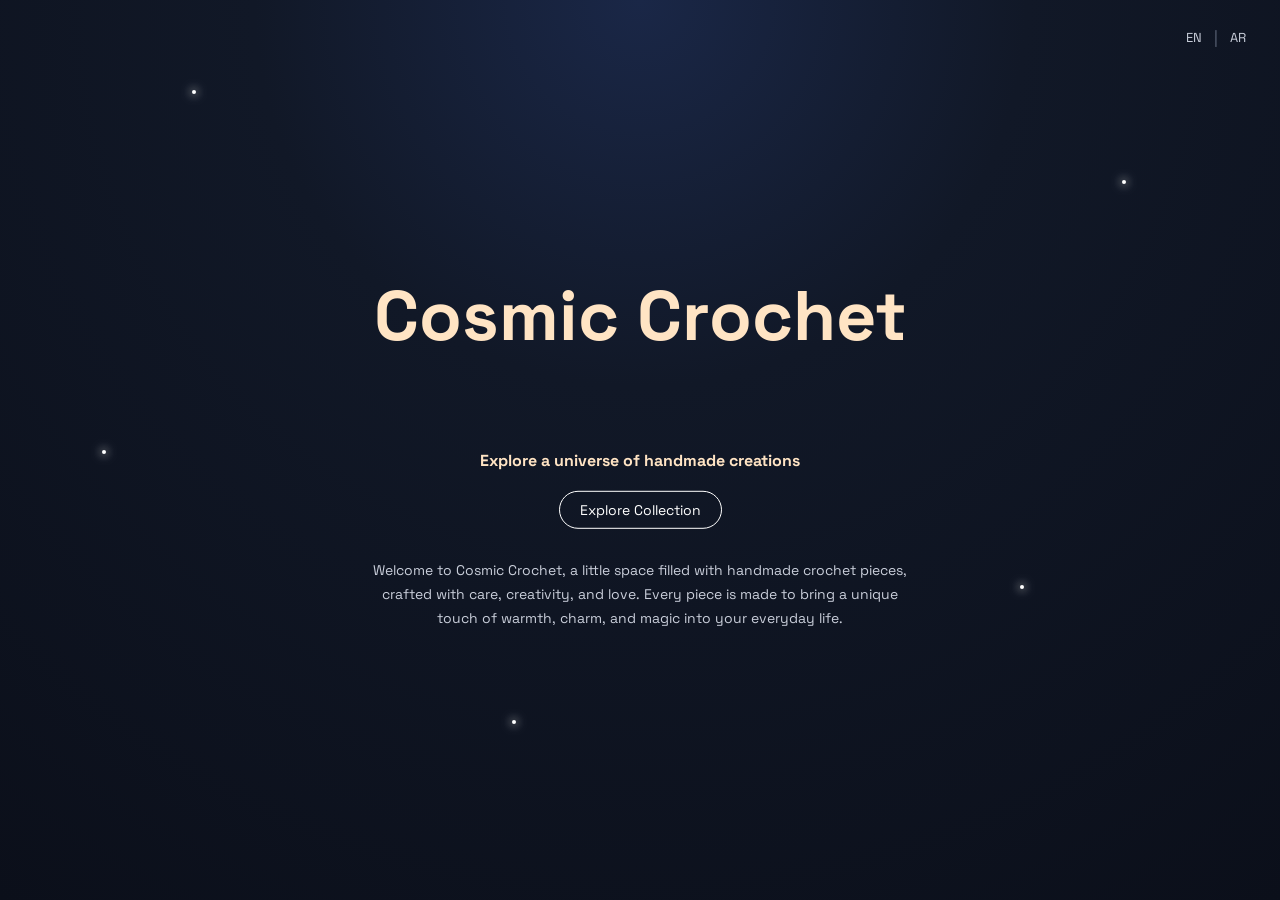
<file: index.html>
<!DOCTYPE html>
<html lang="en">

<head>
    <meta charset="UTF-8">
    <meta name="viewport" content="width=device-width, initial-scale=1.0">
    <title>cosmic crochet</title>
    <link rel="stylesheet" href="style.css">
    <link href="https://fonts.googleapis.com/css2?family=Space+Grotesk:wght@400;500;600;700&display=swap"
        rel="stylesheet">
        <link rel="shortcut icon" href="logo.png" type="image/png">
        <link rel="icon" type="image/png" href="logo.png">
</head>

<body>
    <div class="language-switch">
        <button id="enBtn">EN</button>
        <span>|</span>
        <button id="arBtn">AR</button>
    </div>

    <div class="space">
        <div class="star s1"></div>
        <div class="star s2"></div>
        <div class="star s3"></div>
        <div class="star s4"></div>
        <div class="star s5"></div>
    </div>
    <div class="title">
        <h1 id="titleText">Cosmic Crochet</h1>
    </div>
    <div class="welcome">
        <h4 id="welcomeText">Explore a universe of handmade creations</h4>

        <a href="collection.html" class="ex-btn" id="exploreBtn">
            Explore Collection
        </a>

        <h6 class="intro-text" id="introText">
            Welcome to Cosmic Crochet, a little space filled with handmade crochet pieces, crafted with care,
            creativity,
            and love.
            Every piece is made to bring a unique touch of warmth, charm, and magic into your everyday life.
        </h6>
    </div>

</body>
<script src="script.js"></script>

</html>
</file>
<file: style.css>
* {
    margin: 0;
    padding: 0;
    box-sizing: border-box;
}

html,
body {
    width: 100%;
    min-height: 100%;
    margin: 0;
    font-family: "Space Grotesk", sans-serif;
}

body {
    background:
        radial-gradient(circle at top,
            #1A2747 0%,
            #111827 35%,
            #0B0F1A 100%);
    color: white;
    overflow-x: hidden;
}

@font-face {
    font-family: "Space Grotesk";
    src: url("./fonts/SpaceGrotesk-Regular.ttf");
}

.space {
    min-height: 100vh;
    position: relative;
}

.star {
    position: absolute;
    width: 4px;
    height: 4px;
    background: white;
    border-radius: 50%;
    box-shadow:
        0 0 8px white,
        0 0 14px white;
}

.s1 {
    top: 10%;
    left: 15%;
}

.s2 {
    top: 20%;
    right: 12%;
}

.s3 {
    top: 50%;
    left: 8%;
}

.s4 {
    top: 65%;
    right: 20%;
}

.s5 {
    top: 80%;
    left: 40%;
}

.title {
    position: absolute;
    top: 35%;
    left: 50%;
    transform: translate(-50%, -50%);
    width: 100%;
    padding: 0 15px;
    color: bisque;
    text-align: center;
}

h1 {
    font-size: clamp(40px, 10vw, 70px);
    width: auto;
    white-space: nowrap;
    text-align: center;
}

.welcome {
    position: absolute;
    top: 60%;
    left: 50%;
    transform: translate(-50%, -50%);
    color: bisque;
    text-align: center;
    width: 90%;
    max-width: 700px;
}

.intro-text {
    text-align: center;
    max-width: 600px;
    margin: 30px auto 0;
    padding: 0 20px;
    color: #c9ceda;
    font-size: 14px;
    line-height: 1.7;
    font-weight: 400;
}

.ex-btn {
    margin-top: 20px;
    margin-left: 0;
    margin-bottom: 0;
    padding: 9px 20px;
    font-family: "Space Grotesk", sans-serif;
    font-size: 14px;
    border: 1px solid white;
    background: transparent;
    color: white;
    cursor: pointer;
    display: inline-block;
    text-decoration: none;
    border-radius: 50px;
    transition: 0.3s ease;
}

.ex-btn:hover {
    background: white;
    color: #0B0F1A;
}

.language-switch {
    position: absolute;
    top: 25px;
    right: 30px;
    display: flex;
    align-items: center;
    gap: 8px;
    z-index: 10;
}

.language-switch button {
    background: none;
    border: none;
    color: #c9ceda;
    font-family: "Space Grotesk", sans-serif;
    font-size: 13px;
    cursor: pointer;
    padding: 4px;
    transition: 0.3s ease;
}

.language-switch button:hover {
    color: bisque;
}

.language-switch span {
    color: #555e70;
}

@media (max-width: 600px) {

    .language-switch {
        top: 18px;
        right: 18px;
    }

    .title {
        top: 27%;
        width: 100%;
        padding: 0 10px;
    }

    h1 {
        font-size: 40px;
        white-space: nowrap;
        letter-spacing: -1px;
    }

    .welcome {
        top: 62%;
        width: 90%;
        max-width: 350px;
    }

    .intro-text {
        font-size: 13px;
        line-height: 1.6;
        margin-top: 20px;
        padding: 0 10px;
    }

    .ex-btn {
        margin-top: 18px;
        padding: 9px 20px;
        font-size: 13px;
    }

    .star {
        width: 3px;
        height: 3px;
    }
}

@media (max-width: 380px) {

    .title {
        top: 25%;
    }

    h1 {
        font-size: 34px;
    }

    .welcome {
        top: 63%;
        width: 92%;
    }

    .intro-text {
        font-size: 12px;
    }

    .language-switch {
        top: 15px;
        right: 12px;
    }
}
</file>
